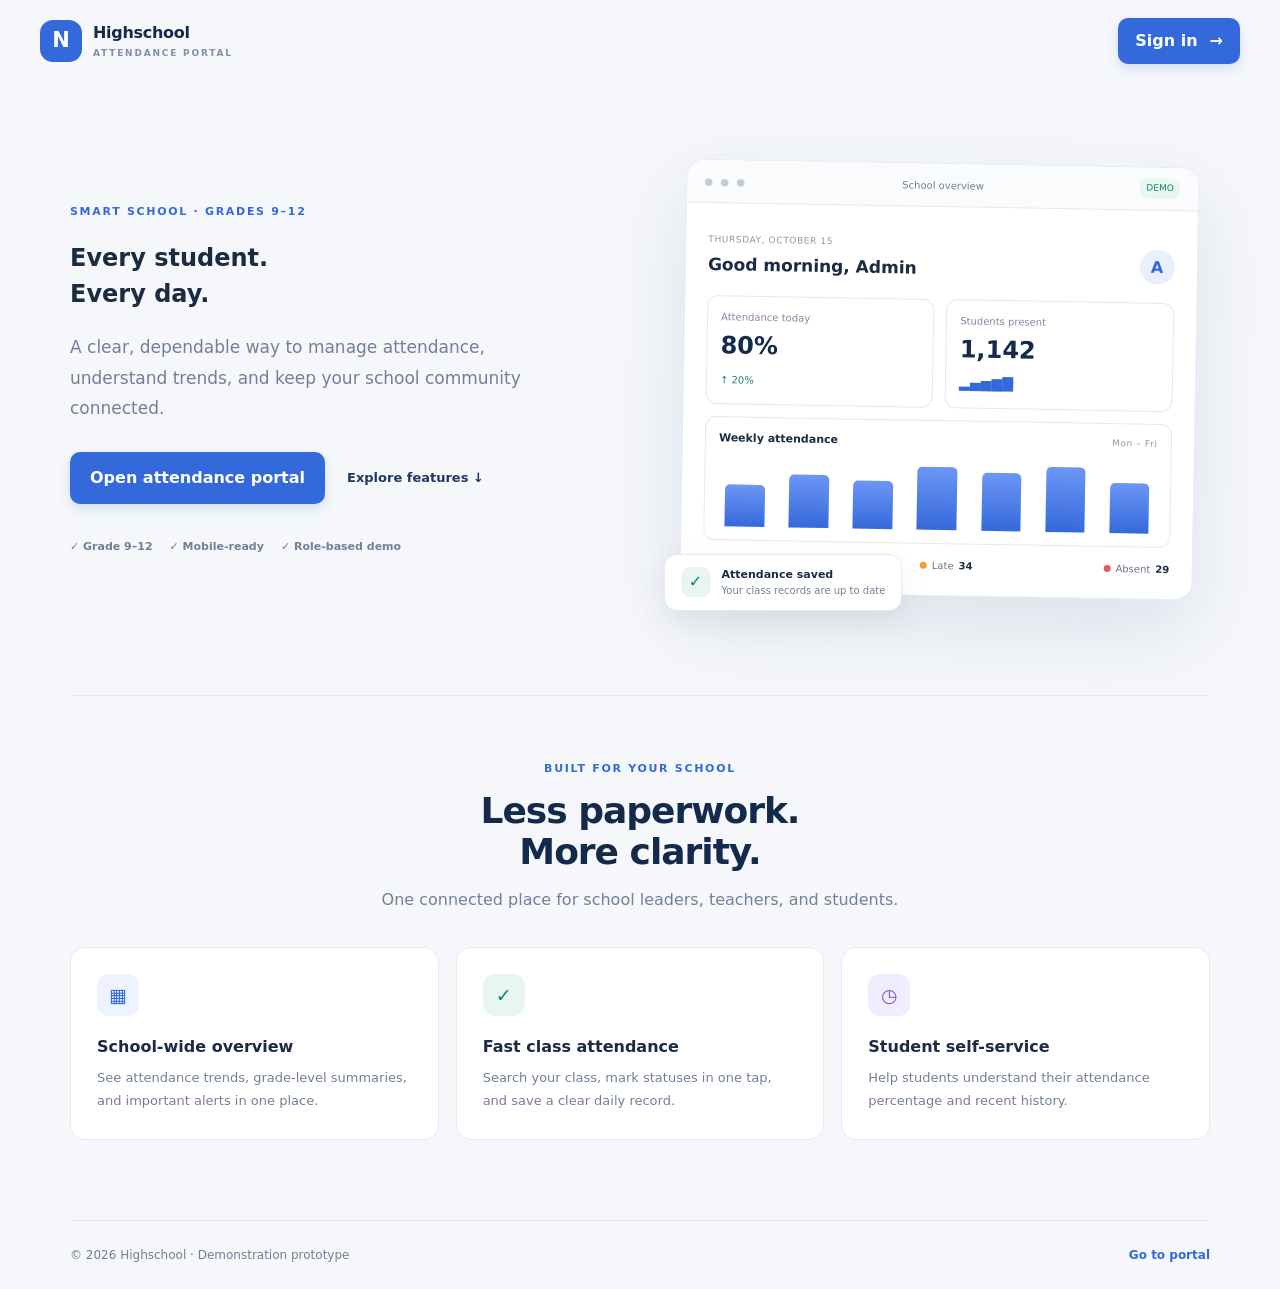
<file: index.html>
<!doctype html>
<html lang="en">
<head>
  <meta charset="utf-8">
  <meta name="viewport" content="width=device-width, initial-scale=1">
  <meta name="description" content="Smart High School Attendance Control System">
  <title>Welcome · Highschool</title>

  <link rel="stylesheet" href="css/style.css">
  <link rel="stylesheet" href="css/responsive.css">
</head>

<body class="landing">
  <header class="public-nav">
    <a class="brand" href="index.html">
      <span class="brand-mark">N</span>
      <span>
        Highschool
        <small>ATTENDANCE PORTAL</small>
      </span>
    </a>

    <a class="button primary" href="login.html">
      Sign in <span aria-hidden="true">→</span>
    </a>
  </header>

  <main class="hero wrap">
    <div class="hero-copy">
      <span class="eyebrow">SMART SCHOOL · GRADES 9–12</span>

      <h2>Every student.<br><span>Every day.</span></h2>

      <p>
        A clear, dependable way to manage attendance,
        understand trends, and keep your school community connected.
      </p>

      <div class="hero-actions">
        <a class="button primary large" href="login.html">
          Open attendance portal
        </a>
        <a class="text-link" href="#features">
          Explore features ↓
        </a>
      </div>

      <div class="trust-row">
        <span>✓ Grade 9–12</span>
        <span>✓ Mobile-ready</span>
        <span>✓ Role-based demo</span>
      </div>
    </div>

    <div class="hero-visual" aria-label="Attendance dashboard preview">
      <div class="preview-window">
        <div class="preview-top">
          <span class="dots">● ● ●</span>
          <span>School overview</span>
          <span class="live-pill">DEMO</span>
        </div>

        <div class="preview-body">
          <div class="preview-greeting">
            <div>
              <small>THURSDAY, OCTOBER 15</small>
              <h3>Good morning, Admin</h3>
            </div>
            <span class="avatar">A</span>
          </div>

          <div class="preview-stats">
            <div>
              <small>Attendance today</small>
              <strong>80%</strong>
              <em>↑ 20%</em>
            </div>
            <div>
              <small>Students present</small>
              <strong>1,142</strong>
              <span class="mini-bars">▂▄▅▆▇</span>
            </div>
          </div>

          <div class="preview-chart">
            <div class="chart-heading">
              <b>Weekly attendance</b>
              <small>Mon – Fri</small>
            </div>
            <div class="bars">
              <i style="height:62%"></i>
              <i style="height:78%"></i>
              <i style="height:70%"></i>
              <i style="height:92%"></i>
              <i style="height:85%"></i>
              <i style="height:96%"></i>
              <i style="height:74%"></i>
            </div>
          </div>

          <div class="preview-list">
            <span><i class="dot green"></i>Present <b>1,142</b></span>
            <span><i class="dot orange"></i>Late <b>34</b></span>
            <span><i class="dot red"></i>Absent <b>29</b></span>
          </div>
        </div>
      </div>

      <div class="floating-note">
        <span class="note-icon">✓</span>
        <span>
          <b>Attendance saved</b>
          <small>Your class records are up to date</small>
        </span>
      </div>
    </div>
  </main>

  <section id="features" class="feature-section wrap">
    <div class="section-intro">
      <span class="eyebrow">BUILT FOR YOUR SCHOOL</span>
      <h2>Less paperwork.<br>More clarity.</h2>
      <p>One connected place for school leaders, teachers, and students.</p>
    </div>

    <div class="feature-grid">
      <article class="feature-card">
        <span class="feature-icon blue">▦</span>
        <h3>School-wide overview</h3>
        <p>
          See attendance trends, grade-level summaries,
          and important alerts in one place.
        </p>
      </article>

      <article class="feature-card">
        <span class="feature-icon green">✓</span>
        <h3>Fast class attendance</h3>
        <p>
          Search your class, mark statuses in one tap,
          and save a clear daily record.
        </p>
      </article>

      <article class="feature-card">
        <span class="feature-icon violet">◷</span>
        <h3>Student self-service</h3>
        <p>
          Help students understand their attendance
          percentage and recent history.
        </p>
      </article>
    </div>
  </section>

  <footer class="site-footer wrap">
    <span>© 2026 Highschool · Demonstration prototype</span>
    <a href="login.html">Go to portal</a>
  </footer>
</body>
</html>
</file>
<file: css/style.css>
:root {
  --navy: #132a4a;
  --navy-2: #1e3a60;
  --blue: #3469db;
  --blue-light: #edf3ff;
  --ink: #1b2b42;
  --muted: #718096;
  --line: #e5eaf1;
  --bg: #f5f7fb;
  --white: #fff;
  --green: #16845b;
  --green-bg: #e7f7ef;
  --red: #c43c4b;
  --red-bg: #fff0f1;
  --orange: #b86a11;
  --orange-bg: #fff4e4;
  --gray: #667085;
  --gray-bg: #eef0f4;
  --shadow: 0 10px 30px rgba(21,42,74,.07);
  --radius: 16px;
}

* {
  box-sizing: border-box;
}

html {
  scroll-behavior: smooth;
}

body {
  margin: 0;
  font-family: Inter, ui-sans-serif, system-ui, -apple-system,
    BlinkMacSystemFont, "Segoe UI", sans-serif;
  color: var(--ink);
  background: var(--bg);
  line-height: 1.5;
}

a {
  color: inherit;
  text-decoration: none;
}

button,
input,
select,
textarea {
  font: inherit;
}

button,
a,
input,
select,
textarea {
  outline-offset: 3px;
}

button {
  cursor: pointer;
}

.wrap {
  width: min(1140px, calc(100% - 44px));
  margin-inline: auto;
}

/* Public navigation */

.public-nav {
  height: 82px;
  display: flex;
  align-items: center;
  justify-content: space-between;
  width: min(1200px, calc(100% - 44px));
  margin: auto;
}

.brand {
  display: inline-flex;
  align-items: center;
  gap: 11px;
  font-weight: 800;
  letter-spacing: -.3px;
  color: var(--navy);
}

.brand small {
  display: block;
  font-size: 9px;
  letter-spacing: 1.8px;
  color: #8190a5;
  font-weight: 700;
  margin-top: 2px;
}

.brand-mark {
  display: grid;
  place-items: center;
  width: 42px;
  height: 42px;
  border-radius: 13px;
  background: var(--blue);
  color: #fff;
  font-size: 21px;
  font-weight: 800;
}

/* Buttons */

.button {
  display: inline-flex;
  align-items: center;
  justify-content: center;
  gap: 12px;
  border: 0;
  border-radius: 10px;
  padding: 11px 17px;
  font-weight: 700;
  transition: transform .15s, background .15s;
  cursor: pointer;
}

.button:hover {
  transform: translateY(-1px);
}

.button.primary {
  background: var(--blue);
  color: #fff;
  box-shadow: 0 5px 12px #3469db2b;
}

.button.primary:hover {
  background: #2858c0;
}

.button.secondary {
  background: #eef2f8;
  color: var(--navy);
}

.button.ghost {
  background: transparent;
  color: var(--muted);
  border: 1px solid var(--line);
}

.button.danger {
  background: var(--red-bg);
  color: var(--red);
}

.button.large {
  padding: 14px 20px;
}

.button.full-width {
  width: 100%;
}

/* Small section labels */

.eyebrow {
  display: block;
  color: var(--blue);
  font-size: 11px;
  font-weight: 800;
  letter-spacing: 1.7px;
  margin-bottom: 12px;
}

.eyebrow.light {
  color: #b7ceff;
}

/* Landing page hero */

.hero {
  display: grid;
  grid-template-columns: 1fr 1fr;
  align-items: center;
  gap: 55px;
  padding-top: 66px;
  padding-bottom: 84px;
}

.hero h1 {
  font-size: clamp(42px, 5vw, 66px);
  line-height: 1.07;
  letter-spacing: -2.8px;
  margin: 0 0 22px;
  color: var(--navy);
}

.hero h1 span {
  color: var(--blue);
}

.hero-copy > p {
  font-size: 17px;
  color: var(--muted);
  max-width: 470px;
  line-height: 1.8;
}

.hero-actions {
  display: flex;
  align-items: center;
  gap: 22px;
  margin-top: 28px;
  flex-wrap: wrap;
}

.text-link {
  font-weight: 700;
  font-size: 13px;
  color: var(--navy-2);
}

.trust-row {
  display: flex;
  gap: 17px;
  flex-wrap: wrap;
  margin-top: 35px;
  color: #718096;
  font-size: 11px;
  font-weight: 650;
}

/* Dashboard preview on the landing page */

.hero-visual {
  position: relative;
  padding: 15px;
}

.preview-window {
  background: white;
  border: 1px solid #e7edf5;
  border-radius: 18px;
  overflow: hidden;
  box-shadow: 0 30px 80px #18365b1c;
  transform: rotate(1deg);
}

.preview-top {
  height: 43px;
  background: #fafbfd;
  border-bottom: 1px solid var(--line);
  display: flex;
  align-items: center;
  justify-content: space-between;
  padding: 0 17px;
  font-size: 10px;
  color: #718096;
}

.dots {
  color: #c3cbd6;
  letter-spacing: 2px;
}

.live-pill {
  font-size: 9px;
  color: var(--green);
  background: var(--green-bg);
  padding: 3px 7px;
  border-radius: 20px;
}

.preview-body {
  padding: 22px;
}

.preview-greeting {
  display: flex;
  align-items: center;
  justify-content: space-between;
}

.preview-greeting small,
.chart-heading small {
  font-size: 9px;
  letter-spacing: .6px;
  color: #8a98aa;
}

.preview-greeting h3 {
  margin: 3px 0 17px;
  font-size: 17px;
}

.avatar {
  display: grid;
  place-items: center;
  width: 35px;
  height: 35px;
  border-radius: 50%;
  background: #e9efff;
  color: var(--blue);
  font-weight: 800;
}

.preview-stats {
  display: grid;
  grid-template-columns: 1fr 1fr;
  gap: 12px;
}

.preview-stats > div {
  border: 1px solid var(--line);
  border-radius: 11px;
  padding: 13px;
}

.preview-stats small {
  display: block;
  color: #7e8ca0;
  font-size: 10px;
}

.preview-stats strong {
  display: block;
  font-size: 24px;
  color: var(--navy);
  margin: 3px 0;
}

.preview-stats em {
  font-size: 10px;
  font-style: normal;
  color: var(--green);
}

.mini-bars {
  font-size: 14px;
  color: var(--blue);
}

.preview-chart {
  border: 1px solid var(--line);
  border-radius: 11px;
  margin-top: 12px;
  padding: 13px;
}

.chart-heading {
  display: flex;
  justify-content: space-between;
  font-size: 11px;
}

.bars {
  height: 80px;
  display: flex;
  align-items: end;
  justify-content: space-around;
  gap: 10px;
  padding-top: 12px;
}

.bars i {
  width: 9%;
  border-radius: 5px 5px 0 0;
  background: linear-gradient(180deg, #6d96f4, #3469db);
}

.preview-list {
  display: flex;
  justify-content: space-between;
  gap: 8px;
  flex-wrap: wrap;
  margin-top: 14px;
  font-size: 10px;
  color: #69778a;
}

.preview-list span {
  display: flex;
  align-items: center;
  gap: 5px;
}

.preview-list b {
  color: var(--ink);
}

.dot {
  width: 7px;
  height: 7px;
  border-radius: 50%;
  display: inline-block;
}

.dot.green {
  background: #2aa875;
}

.dot.orange {
  background: #eaa03b;
}

.dot.red {
  background: #df5b68;
}

.floating-note {
  position: absolute;
  bottom: 0;
  left: -4px;
  display: flex;
  align-items: center;
  gap: 11px;
  padding: 12px 16px;
  border-radius: 13px;
  background: white;
  box-shadow: var(--shadow);
  border: 1px solid var(--line);
}

.note-icon {
  display: grid;
  place-items: center;
  width: 30px;
  height: 30px;
  border-radius: 9px;
  background: var(--green-bg);
  color: var(--green);
  font-weight: 800;
}

.floating-note b,
.floating-note small {
  display: block;
}

.floating-note b {
  font-size: 11px;
}

.floating-note small {
  font-size: 10px;
  color: var(--muted);
}

/* Feature cards */

.feature-section {
  padding: 65px 0 80px;
  border-top: 1px solid var(--line);
}

.section-intro {
  text-align: center;
  max-width: 520px;
  margin: 0 auto 35px;
}

.section-intro h2 {
  font-size: 36px;
  line-height: 1.15;
  letter-spacing: -1px;
  color: var(--navy);
  margin: 0 0 12px;
}

.section-intro p {
  color: var(--muted);
}

.feature-grid {
  display: grid;
  grid-template-columns: repeat(3, 1fr);
  gap: 17px;
}

.feature-card {
  padding: 26px;
  border: 1px solid var(--line);
  background: white;
  border-radius: 15px;
}

.feature-icon {
  display: grid;
  place-items: center;
  width: 42px;
  height: 42px;
  border-radius: 12px;
  font-size: 19px;
  font-weight: 800;
}

.feature-icon.blue {
  background: var(--blue-light);
  color: var(--blue);
}

.feature-icon.green {
  background: var(--green-bg);
  color: var(--green);
}

.feature-icon.violet {
  background: #f1ecff;
  color: #7756c9;
}

.feature-card h3 {
  font-size: 16px;
  margin: 19px 0 8px;
}

.feature-card p {
  font-size: 13px;
  line-height: 1.75;
  color: var(--muted);
  margin: 0;
}

/* Footer and shared utility classes */

.site-footer {
  border-top: 1px solid var(--line);
  padding: 25px 0;
  display: flex;
  justify-content: space-between;
  color: var(--muted);
  font-size: 12px;
}

.site-footer a {
  color: var(--blue);
  font-weight: 700;
}

.muted {
  color: var(--muted);
}

.tiny {
  font-size: 11px;
}

.hidden,
[hidden] {
  display: none !important;
}

/* Optional dark theme */

body.dark {
  --ink: #e6edf7;
  --muted: #9caec3;
  --line: #293b52;
  --bg: #0d1828;
  --white: #142338;
  --navy: #e7effc;
  --navy-2: #d0def2;
  --blue-light: #1b3155;
  --green-bg: #153a30;
  --red-bg: #421f2a;
  --orange-bg: #402f1d;
  --gray-bg: #273447;
  --shadow: 0 10px 30px #0004;
}

body.dark .feature-card,
body.dark .preview-window,
body.dark .preview-top,
body.dark .floating-note {
  background: #142338;
  border-color: var(--line);
}

body.dark .preview-stats > div,
body.dark .preview-chart {
  border-color: var(--line);
}

body.dark .preview-stats strong {
  color: var(--ink);
}
</file>
<file: css/responsive.css>
/* Tablet layout */

@media (max-width: 900px) {
  .hero {
    gap: 25px;
    padding-top: 42px;
  }

  .hero h1 {
    font-size: 50px;
  }

  .feature-grid {
    gap: 12px;
  }

  .feature-card {
    padding: 20px;
  }
}

/* Smartphone layout */

@media (max-width: 680px) {
  .wrap,
  .public-nav {
    width: calc(100% - 32px);
  }

  .public-nav {
    height: 70px;
  }

  .brand-mark {
    width: 37px;
    height: 37px;
  }

  .hero {
    grid-template-columns: 1fr;
    padding-top: 36px;
    padding-bottom: 58px;
    gap: 40px;
  }

  .hero h1 {
    font-size: 47px;
    letter-spacing: -1.8px;
  }

  .hero-copy > p {
    font-size: 15px;
  }

  .hero-visual {
    margin: 0 4px;
    padding: 5px;
  }

  .preview-body {
    padding: 15px;
  }

  .floating-note {
    left: -3px;
    bottom: -12px;
  }

  .feature-section {
    padding: 48px 0;
  }

  .section-intro h2 {
    font-size: 30px;
  }

  .feature-grid {
    grid-template-columns: 1fr;
  }

  .feature-card {
    padding: 22px;
  }

  .site-footer {
    gap: 12px;
    flex-direction: column;
  }

  .trust-row {
    gap: 10px;
  }

  .hero-actions {
    gap: 16px;
  }
}

/* Very small phones */

@media (max-width: 360px) {
  .hero h1 {
    font-size: 40px;
  }

  .hero-actions {
    align-items: flex-start;
    flex-direction: column;
  }

  .preview-stats strong {
    font-size: 20px;
  }
}
</file>
